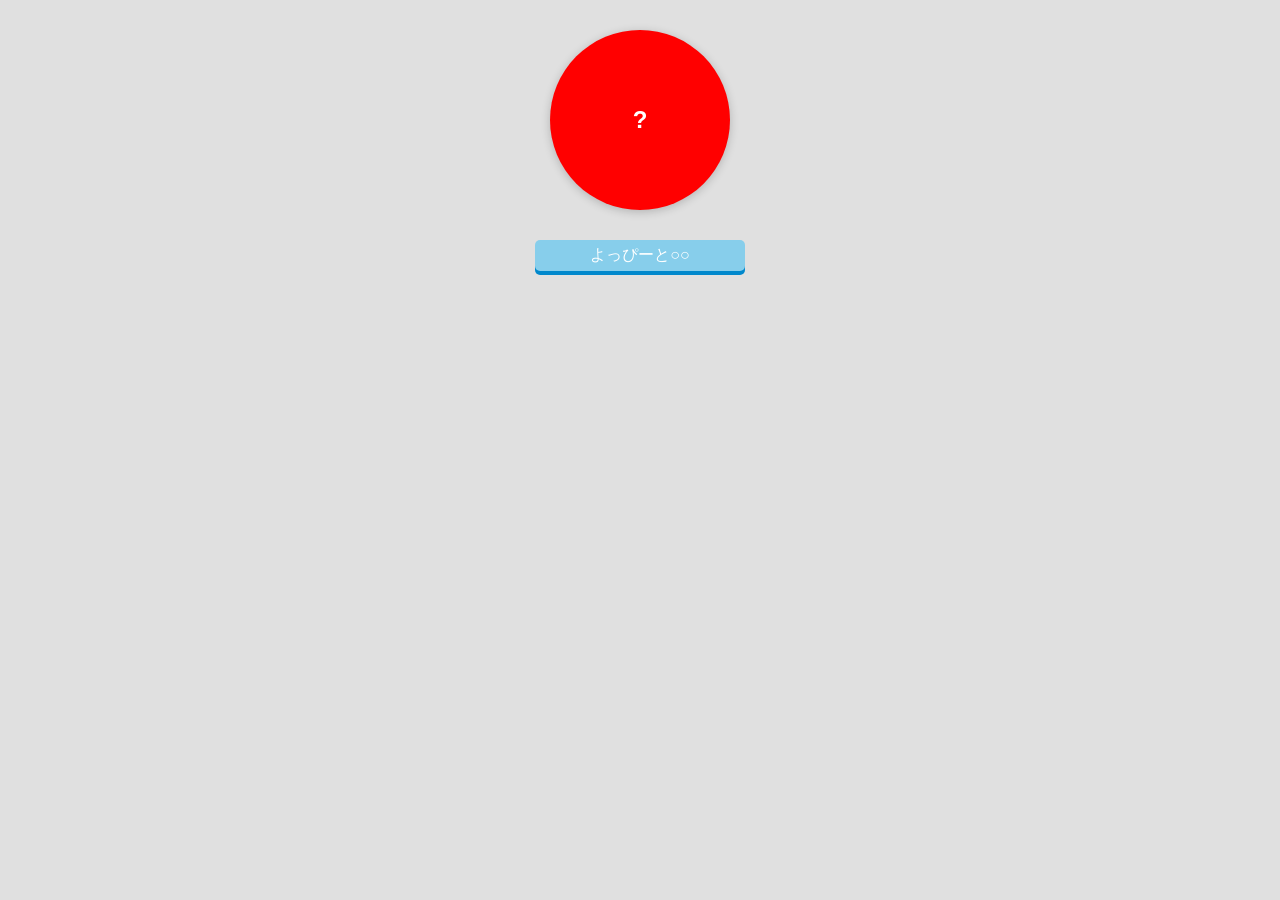
<file: index.html>
<!DOCTYPE html>
<html lang="ja">
<head>
  <meta charset="utf-8">
  <title>よっぴー</title>
  <style>
    body {
      background: #e0e0e0;
      text-align: center;
      font-size: 16px;
      color: white;
      font-family: Arial, sans-serif;
    }
    #result {
      margin: 30px auto;
      width: 180px;
      height: 180px;
      border-radius: 50%;
      line-height: 180px;
      font-size: 24px;
      font-weight: bold;
      background: red;
      box-shadow: 0 2px 10px rgba(0, 0, 0, 0.2);
    }
    #btn {
      margin: 0 auto;
      width: 200px;
      padding: 5px;
      border-radius: 5px;
      background: skyblue;
      box-shadow: 0 4px 0 #0088cc;
      cursor: pointer;
    }
    #btn:hover {
      opacity: 0.8
    }
    #btn.pushed {
      margin-top: 32px;
      box-shadow: 0 2px 0 #0088cc;
    }
  </style>
</head>
<body>
  <div id="result">?</div>
  <div id="btn">よっぴーと○○</div>
  <script>
   (function() {
     "use strict";
     document.getElementById('btn').addEventListener('click' , function() {
       var results = ['遊園地', 'お化け屋敷', 'お家デート', '式場の下見', '来世まで一緒'];
       var result = Math.floor(Math.random() * results.length);

       document.getElementById('result').innerHTML = results[result];
     });
     document.getElementById('btn').addEventListener('mousedown' , function() {
       this.className = 'pushed';
     });
     document.getElementById('btn').addEventListener('mouseup' , function() {
       this.className = '';
     });
   })();
  </script>
</body>
</html>
</file>
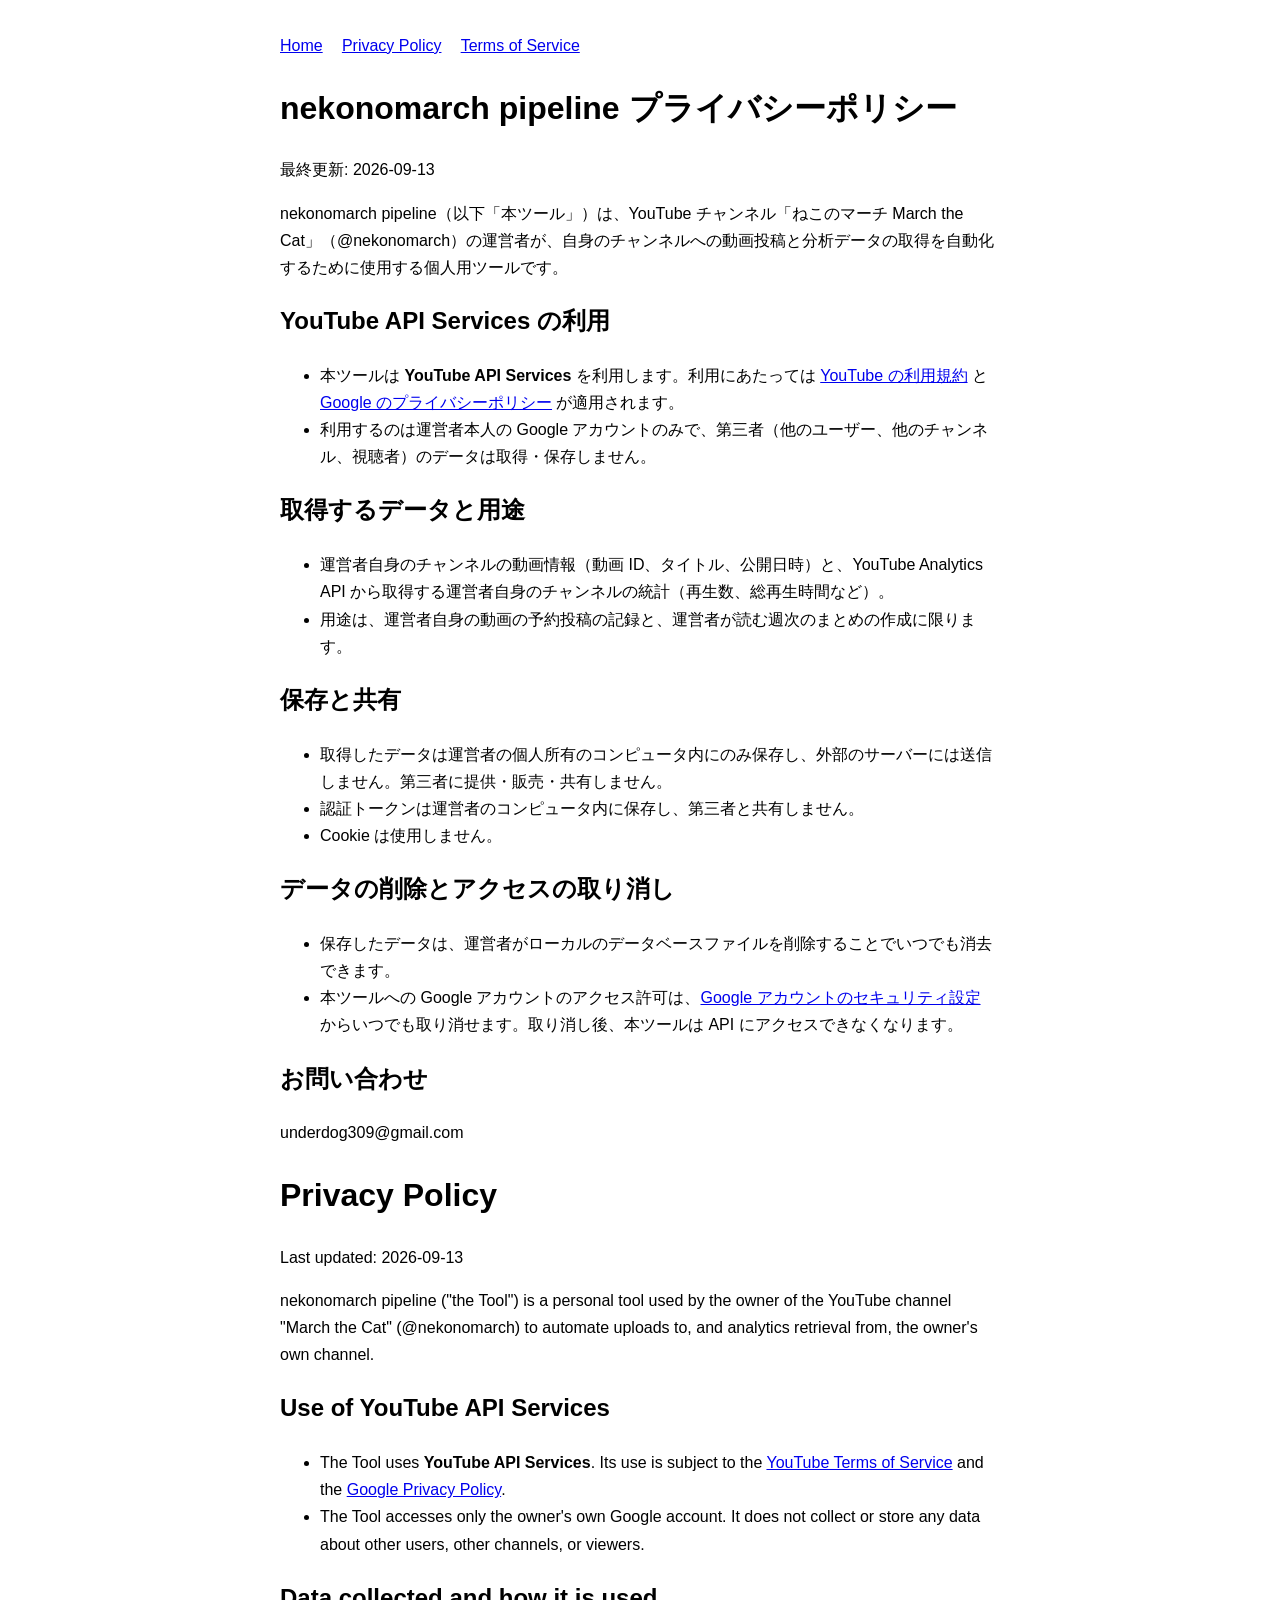
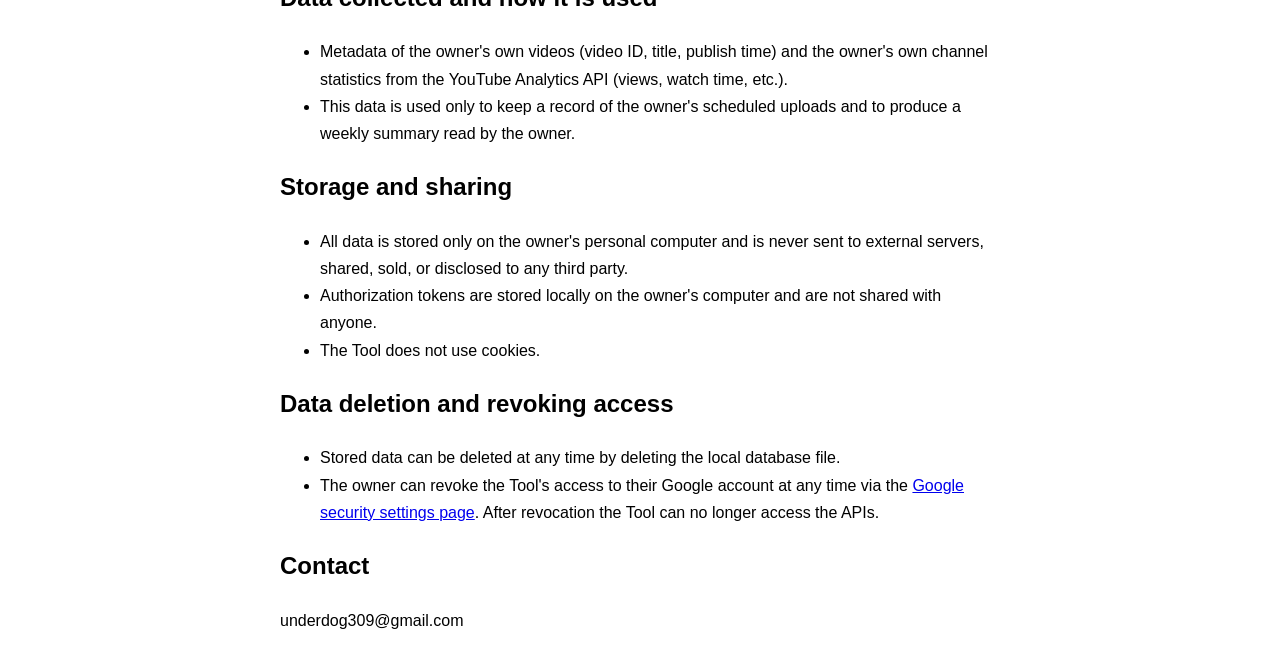
<file: nekonomarch-privacy.html>
<!DOCTYPE html>
<html lang="ja">
<head>
<meta charset="utf-8">
<meta name="viewport" content="width=device-width, initial-scale=1">
<title>nekonomarch pipeline プライバシーポリシー / Privacy Policy</title>
<style>body{font-family:sans-serif;max-width:720px;margin:2em auto;padding:0 1em;line-height:1.7}nav a{margin-right:1.2em}</style>
</head>
<body>
<nav><a href="nekonomarch.html">Home</a><a href="nekonomarch-privacy.html">Privacy Policy</a><a href="nekonomarch-terms.html">Terms of Service</a></nav>
<h1>nekonomarch pipeline プライバシーポリシー</h1>
<p>最終更新: 2026-09-13</p>
<p>nekonomarch pipeline（以下「本ツール」）は、YouTube チャンネル「ねこのマーチ March the Cat」（@nekonomarch）の運営者が、自身のチャンネルへの動画投稿と分析データの取得を自動化するために使用する個人用ツールです。</p>
<h2>YouTube API Services の利用</h2>
<ul>
<li>本ツールは <strong>YouTube API Services</strong> を利用します。利用にあたっては <a href="https://www.youtube.com/t/terms">YouTube の利用規約</a> と <a href="https://policies.google.com/privacy">Google のプライバシーポリシー</a> が適用されます。</li>
<li>利用するのは運営者本人の Google アカウントのみで、第三者（他のユーザー、他のチャンネル、視聴者）のデータは取得・保存しません。</li>
</ul>
<h2>取得するデータと用途</h2>
<ul>
<li>運営者自身のチャンネルの動画情報（動画 ID、タイトル、公開日時）と、YouTube Analytics API から取得する運営者自身のチャンネルの統計（再生数、総再生時間など）。</li>
<li>用途は、運営者自身の動画の予約投稿の記録と、運営者が読む週次のまとめの作成に限ります。</li>
</ul>
<h2>保存と共有</h2>
<ul>
<li>取得したデータは運営者の個人所有のコンピュータ内にのみ保存し、外部のサーバーには送信しません。第三者に提供・販売・共有しません。</li>
<li>認証トークンは運営者のコンピュータ内に保存し、第三者と共有しません。</li>
<li>Cookie は使用しません。</li>
</ul>
<h2>データの削除とアクセスの取り消し</h2>
<ul>
<li>保存したデータは、運営者がローカルのデータベースファイルを削除することでいつでも消去できます。</li>
<li>本ツールへの Google アカウントのアクセス許可は、<a href="https://security.google.com/settings/security/permissions">Google アカウントのセキュリティ設定</a> からいつでも取り消せます。取り消し後、本ツールは API にアクセスできなくなります。</li>
</ul>
<h2>お問い合わせ</h2>
<p>underdog309@gmail.com</p>

<h1>Privacy Policy</h1>
<p>Last updated: 2026-09-13</p>
<p>nekonomarch pipeline ("the Tool") is a personal tool used by the owner of the YouTube channel "March the Cat" (@nekonomarch) to automate uploads to, and analytics retrieval from, the owner's own channel.</p>
<h2>Use of YouTube API Services</h2>
<ul>
<li>The Tool uses <strong>YouTube API Services</strong>. Its use is subject to the <a href="https://www.youtube.com/t/terms">YouTube Terms of Service</a> and the <a href="https://policies.google.com/privacy">Google Privacy Policy</a>.</li>
<li>The Tool accesses only the owner's own Google account. It does not collect or store any data about other users, other channels, or viewers.</li>
</ul>
<h2>Data collected and how it is used</h2>
<ul>
<li>Metadata of the owner's own videos (video ID, title, publish time) and the owner's own channel statistics from the YouTube Analytics API (views, watch time, etc.).</li>
<li>This data is used only to keep a record of the owner's scheduled uploads and to produce a weekly summary read by the owner.</li>
</ul>
<h2>Storage and sharing</h2>
<ul>
<li>All data is stored only on the owner's personal computer and is never sent to external servers, shared, sold, or disclosed to any third party.</li>
<li>Authorization tokens are stored locally on the owner's computer and are not shared with anyone.</li>
<li>The Tool does not use cookies.</li>
</ul>
<h2>Data deletion and revoking access</h2>
<ul>
<li>Stored data can be deleted at any time by deleting the local database file.</li>
<li>The owner can revoke the Tool's access to their Google account at any time via the <a href="https://security.google.com/settings/security/permissions">Google security settings page</a>. After revocation the Tool can no longer access the APIs.</li>
</ul>
<h2>Contact</h2>
<p>underdog309@gmail.com</p>
</body>
</html>
</file>
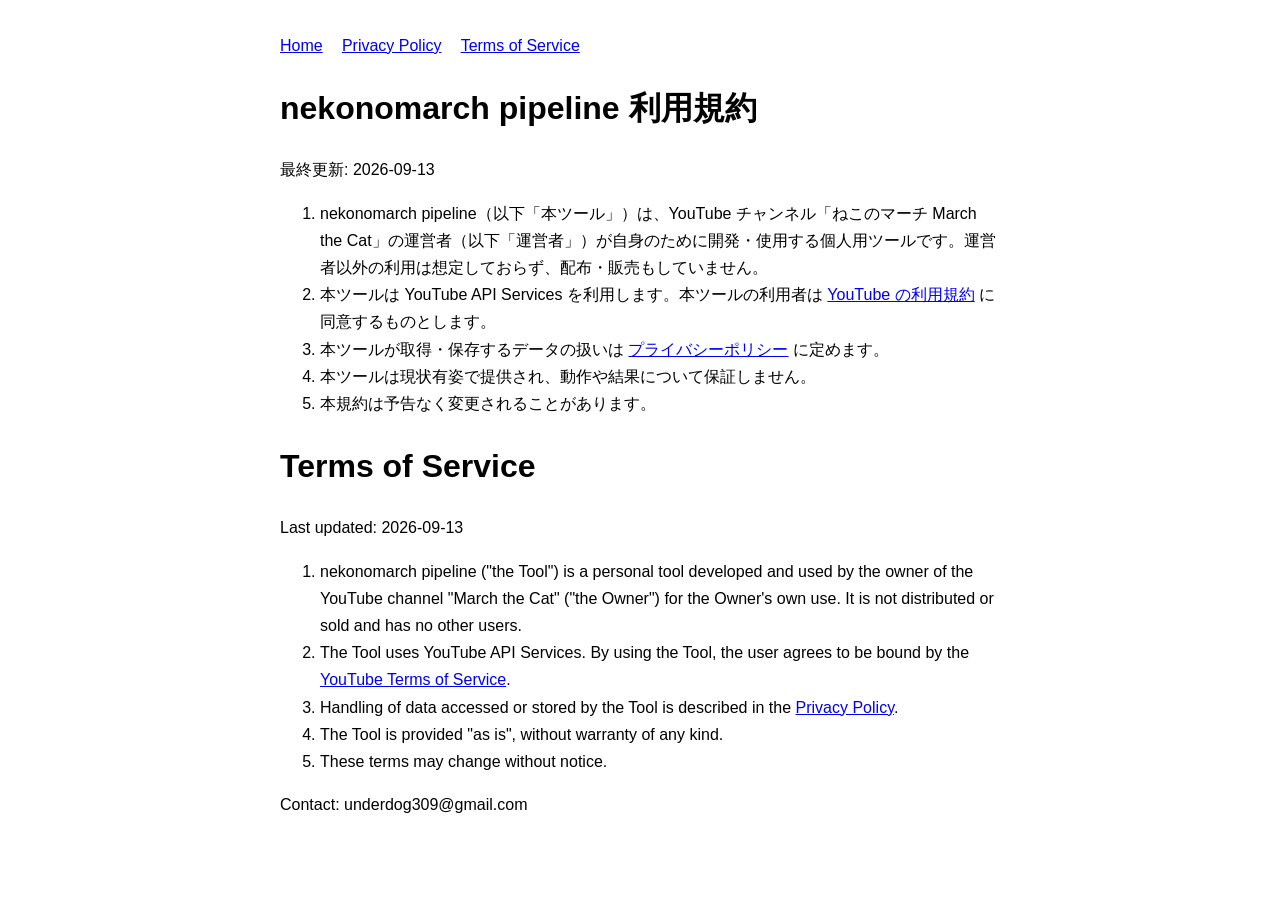
<file: nekonomarch-terms.html>
<!DOCTYPE html>
<html lang="ja">
<head>
<meta charset="utf-8">
<meta name="viewport" content="width=device-width, initial-scale=1">
<title>nekonomarch pipeline 利用規約 / Terms of Service</title>
<style>body{font-family:sans-serif;max-width:720px;margin:2em auto;padding:0 1em;line-height:1.7}nav a{margin-right:1.2em}</style>
</head>
<body>
<nav><a href="nekonomarch.html">Home</a><a href="nekonomarch-privacy.html">Privacy Policy</a><a href="nekonomarch-terms.html">Terms of Service</a></nav>
<h1>nekonomarch pipeline 利用規約</h1>
<p>最終更新: 2026-09-13</p>
<ol>
<li>nekonomarch pipeline（以下「本ツール」）は、YouTube チャンネル「ねこのマーチ March the Cat」の運営者（以下「運営者」）が自身のために開発・使用する個人用ツールです。運営者以外の利用は想定しておらず、配布・販売もしていません。</li>
<li>本ツールは YouTube API Services を利用します。本ツールの利用者は <a href="https://www.youtube.com/t/terms">YouTube の利用規約</a> に同意するものとします。</li>
<li>本ツールが取得・保存するデータの扱いは <a href="nekonomarch-privacy.html">プライバシーポリシー</a> に定めます。</li>
<li>本ツールは現状有姿で提供され、動作や結果について保証しません。</li>
<li>本規約は予告なく変更されることがあります。</li>
</ol>
<h1>Terms of Service</h1>
<p>Last updated: 2026-09-13</p>
<ol>
<li>nekonomarch pipeline ("the Tool") is a personal tool developed and used by the owner of the YouTube channel "March the Cat" ("the Owner") for the Owner's own use. It is not distributed or sold and has no other users.</li>
<li>The Tool uses YouTube API Services. By using the Tool, the user agrees to be bound by the <a href="https://www.youtube.com/t/terms">YouTube Terms of Service</a>.</li>
<li>Handling of data accessed or stored by the Tool is described in the <a href="nekonomarch-privacy.html">Privacy Policy</a>.</li>
<li>The Tool is provided "as is", without warranty of any kind.</li>
<li>These terms may change without notice.</li>
</ol>
<p>Contact: underdog309@gmail.com</p>
</body>
</html>
</file>
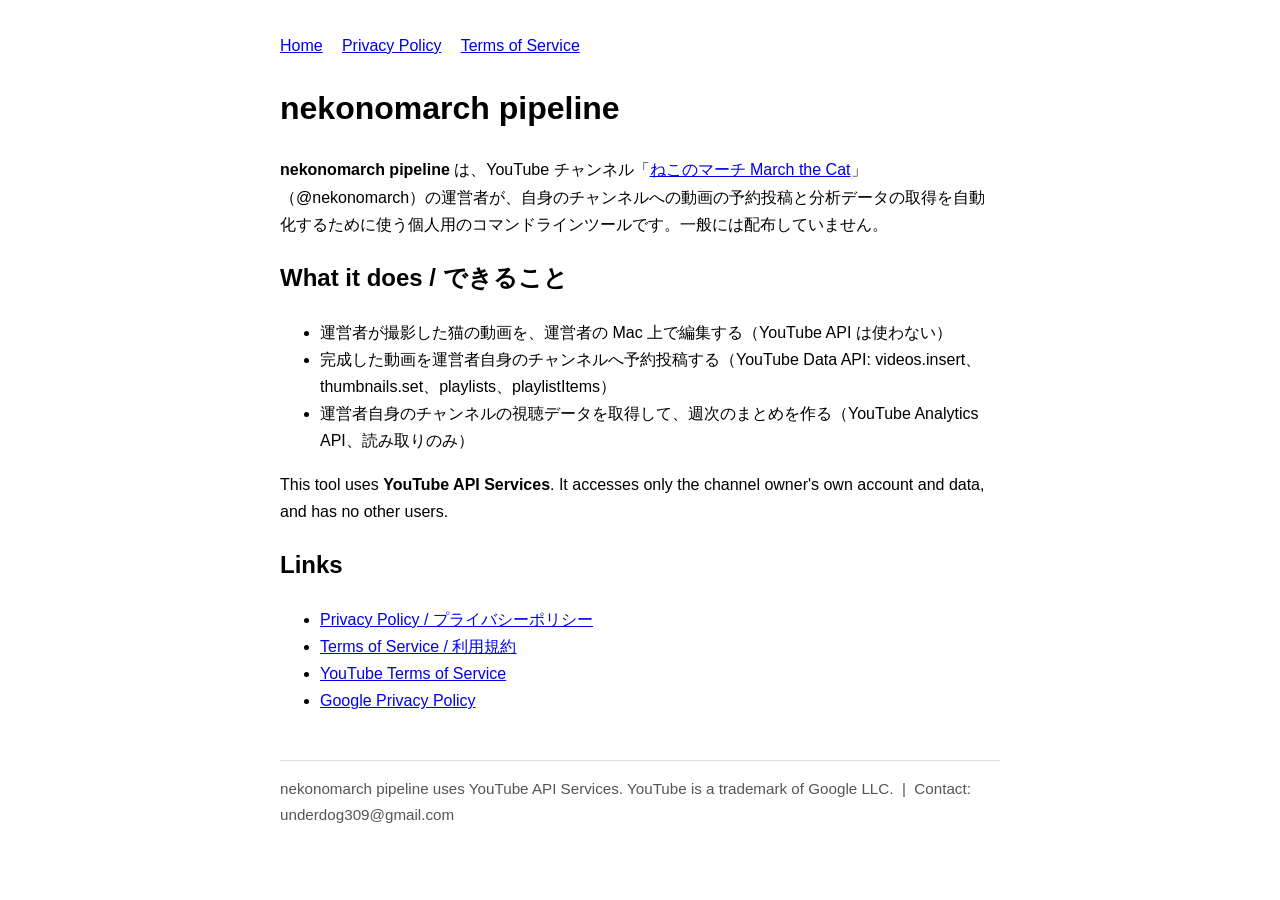
<file: nekonomarch.html>
<!DOCTYPE html>
<html lang="ja">
<head>
<meta charset="utf-8">
<meta name="viewport" content="width=device-width, initial-scale=1">
<title>nekonomarch pipeline</title>
<style>body{font-family:sans-serif;max-width:720px;margin:2em auto;padding:0 1em;line-height:1.7}nav a{margin-right:1.2em}footer{margin-top:3em;color:#555;font-size:.95em;border-top:1px solid #ddd;padding-top:1em}</style>
</head>
<body>
<nav><a href="nekonomarch.html">Home</a><a href="nekonomarch-privacy.html">Privacy Policy</a><a href="nekonomarch-terms.html">Terms of Service</a></nav>
<h1>nekonomarch pipeline</h1>
<p><strong>nekonomarch pipeline</strong> は、YouTube チャンネル「<a href="https://www.youtube.com/@nekonomarch">ねこのマーチ March the Cat</a>」（@nekonomarch）の運営者が、自身のチャンネルへの動画の予約投稿と分析データの取得を自動化するために使う個人用のコマンドラインツールです。一般には配布していません。</p>
<h2>What it does / できること</h2>
<ul>
<li>運営者が撮影した猫の動画を、運営者の Mac 上で編集する（YouTube API は使わない）</li>
<li>完成した動画を運営者自身のチャンネルへ予約投稿する（YouTube Data API: videos.insert、thumbnails.set、playlists、playlistItems）</li>
<li>運営者自身のチャンネルの視聴データを取得して、週次のまとめを作る（YouTube Analytics API、読み取りのみ）</li>
</ul>
<p>This tool uses <strong>YouTube API Services</strong>. It accesses only the channel owner's own account and data, and has no other users.</p>
<h2>Links</h2>
<ul>
<li><a href="nekonomarch-privacy.html">Privacy Policy / プライバシーポリシー</a></li>
<li><a href="nekonomarch-terms.html">Terms of Service / 利用規約</a></li>
<li><a href="https://www.youtube.com/t/terms">YouTube Terms of Service</a></li>
<li><a href="https://policies.google.com/privacy">Google Privacy Policy</a></li>
</ul>
<footer>nekonomarch pipeline uses YouTube API Services. YouTube is a trademark of Google LLC. &nbsp;|&nbsp; Contact: underdog309@gmail.com</footer>
</body>
</html>
</file>
